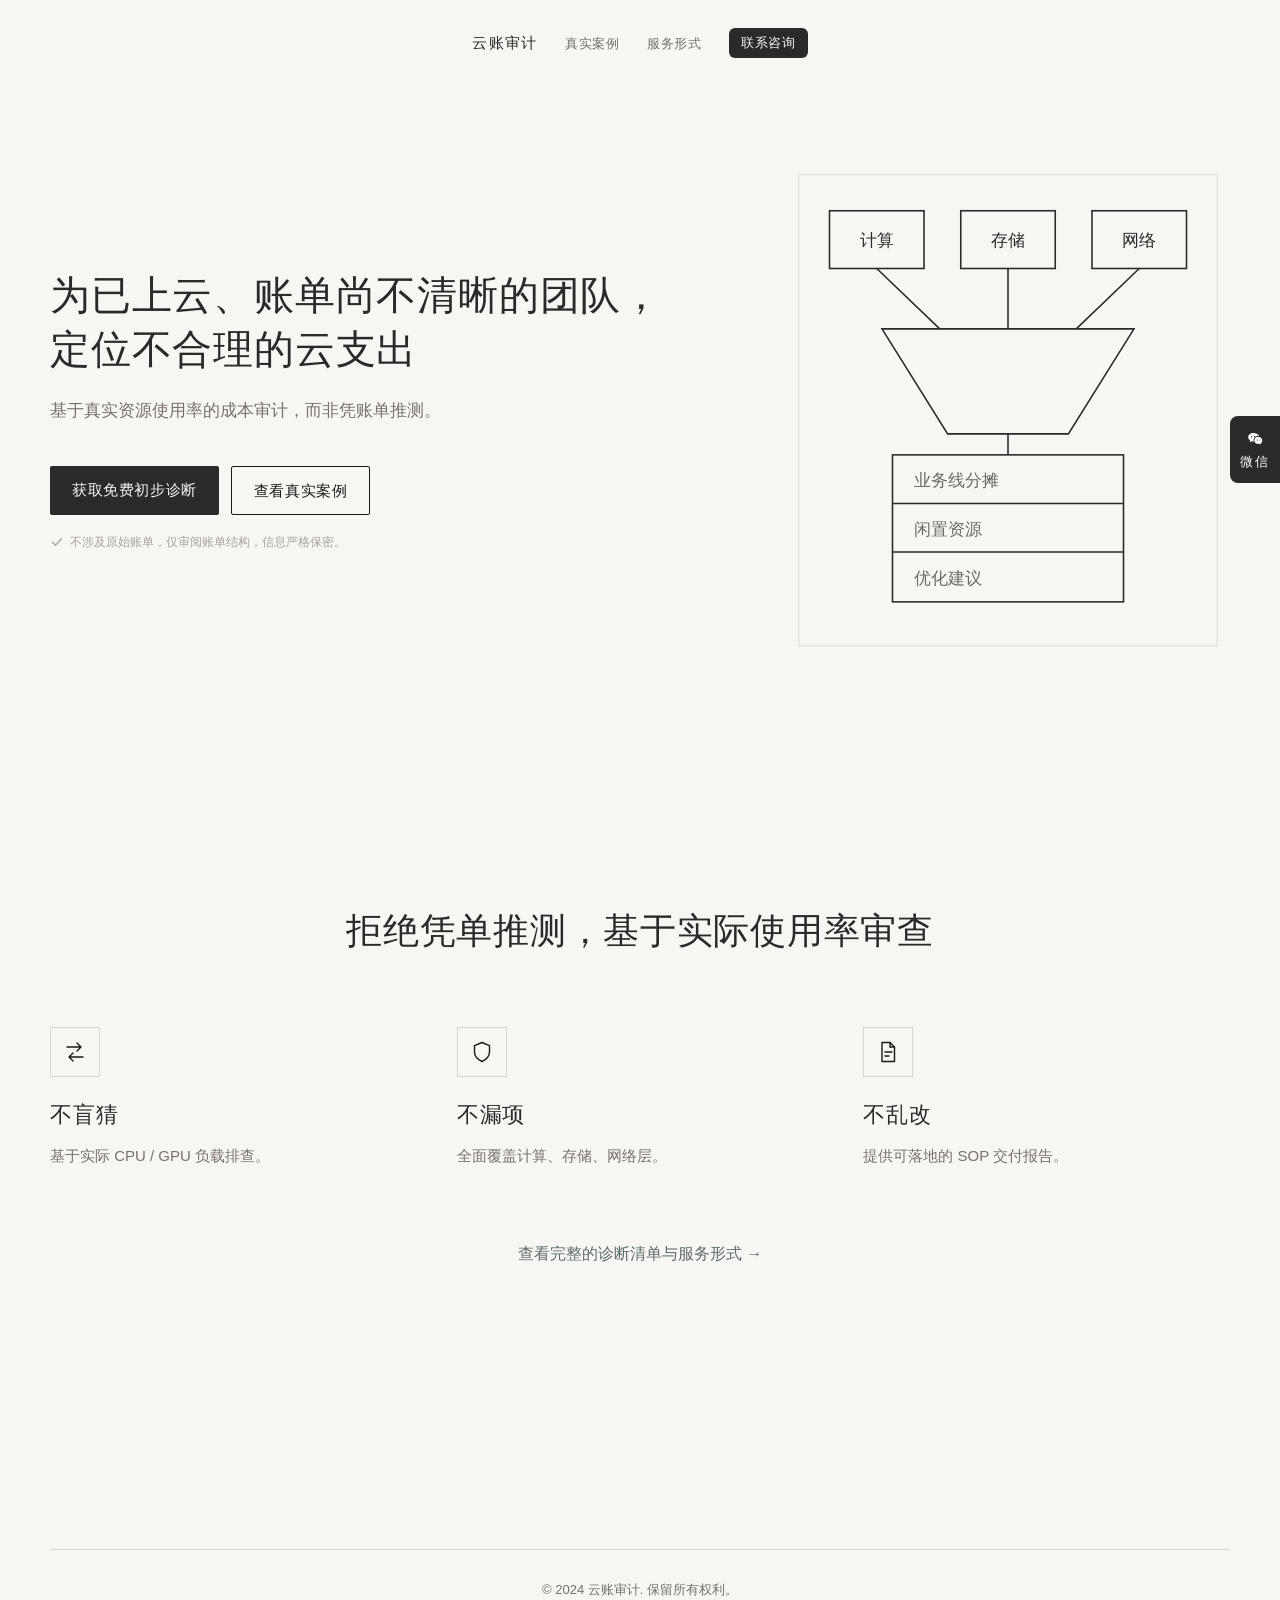
<file: index.html>
<!DOCTYPE html>
<html lang="zh-CN">
<head>
  <meta charset="utf-8">
  <meta name="viewport" content="width=device-width, initial-scale=1">
  <title>云账审计</title>
  <meta name="description" content="为已上云、账单结构尚不清晰的团队定位不合理支出。基于真实资源使用率的云成本审计。">
  <meta name="theme-color" content="#f7f6f3">
  <meta property="og:title" content="云账审计">
  <meta property="og:description" content="为已上云、账单结构尚不清晰的团队定位不合理支出。基于真实资源使用率的云成本审计。">
  <meta property="og:type" content="website">
  <meta property="og:locale" content="zh_CN">
  <link rel="stylesheet" href="style.css?v=5">
</head>
<body>
  <a class="skip" href="#content">跳到正文</a>

  <header class="site-header">
    <div class="home-wide nav">
      <a class="brand" href="index.html">云账审计</a>
      <nav aria-label="页面">
        <ul class="nav-links">
          <li><a href="process.html">真实案例</a></li>
          <li><a href="services.html">服务形式</a></li>
          <li><a class="nav-cta" href="contact.html">联系咨询</a></li>
        </ul>
      </nav>
    </div>
  </header>

  <main id="content">
    <section class="home-wide hero hero-split" id="top" aria-labelledby="hero-title">
      <div class="hero-copy">
        <h1 id="hero-title">为已上云、账单尚不清晰的团队，<br>定位不合理的云支出</h1>
        <p class="sub">基于真实资源使用率的成本审计，而非凭账单推测。</p>
        <div class="hero-actions">
          <a class="btn" href="contact.html">获取免费初步诊断</a>
          <a class="btn btn-line" href="process.html">查看真实案例</a>
        </div>
        <p class="trust">
          <svg width="14" height="14" viewBox="0 0 14 14" aria-hidden="true">
            <path d="M2.5 7.2l3 3 6-6.4" fill="none" stroke="currentColor" stroke-width="1.3" stroke-linecap="round" stroke-linejoin="round"/>
          </svg>
          <span>不涉及原始账单，仅审阅账单结构，信息严格保密。</span>
        </p>
      </div>
      <figure class="diagram">
        <svg viewBox="0 0 320 360" role="img" aria-label="示意图：计算、存储、网络三项资源汇入审计，整理为业务线分摊、闲置资源和优化建议。">
          <rect x="0.5" y="0.5" width="319" height="359" fill="#f7f6f3" stroke="#e4e1db"/>
          <g fill="none" stroke="#2a2a28" stroke-width="1.2">
            <rect x="24" y="28" width="72" height="44"/>
            <rect x="124" y="28" width="72" height="44"/>
            <rect x="224" y="28" width="72" height="44"/>
            <path d="M60 72 L108 118"/>
            <path d="M160 72 L160 118"/>
            <path d="M260 72 L212 118"/>
            <path d="M64 118 H256 L206 198 H114 Z"/>
            <path d="M160 198 V214"/>
            <rect x="72" y="214" width="176" height="112"/>
            <path d="M72 251 H248"/>
            <path d="M72 288 H248"/>
          </g>
          <g fill="#2a2a28" font-size="13" font-family="Songti SC, STSong, serif" text-anchor="middle">
            <text x="60" y="55">计算</text>
            <text x="160" y="55">存储</text>
            <text x="260" y="55">网络</text>
          </g>
          <g fill="#6b6a66" font-size="13" font-family="PingFang SC, sans-serif">
            <text x="88" y="238">业务线分摊</text>
            <text x="88" y="275">闲置资源</text>
            <text x="88" y="312">优化建议</text>
          </g>
        </svg>
      </figure>
    </section>

    <section class="home-wide abilities" id="method" aria-labelledby="ability-title">
      <h2 id="ability-title">拒绝凭单推测，基于实际使用率审查</h2>
      <ul class="ability-grid">
        <li>
          <svg class="ability-icon" width="28" height="28" viewBox="0 0 28 28" aria-hidden="true">
            <path d="M6 9h14M16 5l4 4-4 4M22 19H8M12 15l-4 4 4 4" fill="none" stroke="currentColor" stroke-width="1.4" stroke-linecap="round" stroke-linejoin="round"/>
          </svg>
          <h3>不盲猜</h3>
          <p>基于实际 CPU / GPU 负载排查。</p>
        </li>
        <li>
          <svg class="ability-icon" width="28" height="28" viewBox="0 0 28 28" aria-hidden="true">
            <path d="M14 4.5l7.5 3.2v6.4c0 4.6-3.1 7.4-7.5 9.4-4.4-2-7.5-4.8-7.5-9.4V7.7L14 4.5z" fill="none" stroke="currentColor" stroke-width="1.4" stroke-linejoin="round"/>
          </svg>
          <h3>不漏项</h3>
          <p>全面覆盖计算、存储、网络层。</p>
        </li>
        <li>
          <svg class="ability-icon" width="28" height="28" viewBox="0 0 28 28" aria-hidden="true">
            <path d="M8 4.5h8l4.5 4.5V23.5H8z" fill="none" stroke="currentColor" stroke-width="1.4" stroke-linejoin="round"/>
            <path d="M16 4.5V9h4.5M11 14h7M11 18h4" fill="none" stroke="currentColor" stroke-width="1.4" stroke-linecap="round"/>
          </svg>
          <h3>不乱改</h3>
          <p>提供可落地的 SOP 交付报告。</p>
        </li>
      </ul>
      <p class="ability-more"><a class="text-link" href="services.html">查看完整的诊断清单与服务形式 →</a></p>
    </section>
  </main>

  <footer class="home-wide site-footer">
    <p>© 2024 云账审计. 保留所有权利。</p>
  </footer>

  <aside class="wx-float" aria-label="微信">
    <div class="wx-qr">
      <img src="wechat-qr.png" width="120" height="120" alt="微信二维码">
    </div>
    <button class="wx-tab" type="button">
      <svg width="18" height="18" viewBox="0 0 24 24" aria-hidden="true">
        <path fill="currentColor" d="M9.5 4C5.91 4 3 6.46 3 9.5c0 1.74.95 3.28 2.42 4.28L4.9 16.4l2.55-1.28c.64.18 1.33.28 2.05.28.28 0 .55-.02.82-.05-.18-.52-.28-1.08-.28-1.66 0-3.16 2.96-5.72 6.62-5.72.24 0 .47.02.7.04C16.5 5.48 13.28 4 9.5 4zm-2.05 4.15a.95.95 0 1 1 0 1.9.95.95 0 0 1 0-1.9zm4.15 0a.95.95 0 1 1 0 1.9.95.95 0 0 1 0-1.9zM16.66 9.1c-3.08 0-5.58 2.14-5.58 4.78 0 2.64 2.5 4.78 5.58 4.78.55 0 1.08-.07 1.58-.19l1.95.98-.48-1.62c1.18-.9 1.93-2.22 1.93-3.95 0-2.64-2.5-4.78-5.58-4.78zm-1.85 3.55a.75.75 0 1 1 0 1.5.75.75 0 0 1 0-1.5zm3.7 0a.75.75 0 1 1 0 1.5.75.75 0 0 1 0-1.5z"/>
      </svg>
      <span>微信</span>
    </button>
  </aside>
</body>
</html>
</file>
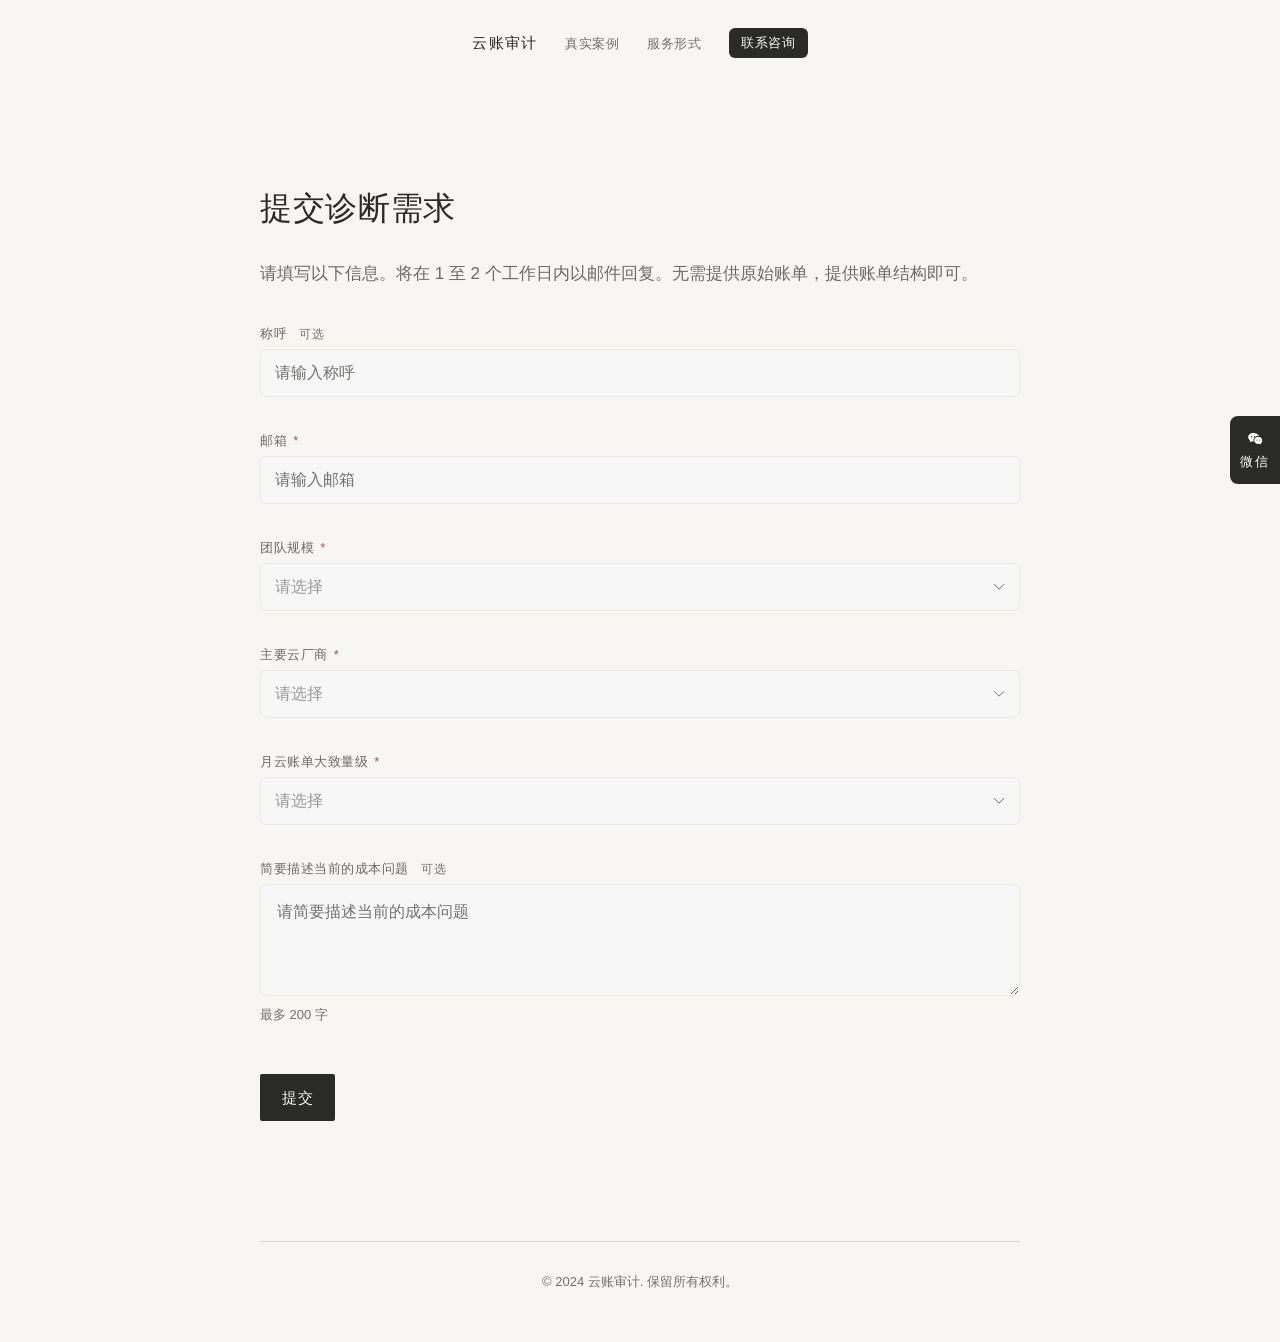
<file: contact.html>
<!DOCTYPE html>
<html lang="zh-CN">
<head>
  <meta charset="utf-8">
  <meta name="viewport" content="width=device-width, initial-scale=1">
  <title>联系咨询 · 云账审计</title>
  <meta name="description" content="提交团队规模、云厂商与月账单量级。无需原始账单，提供账单结构即可。">
  <meta name="theme-color" content="#f7f6f3">
  <link rel="stylesheet" href="style.css?v=3">
  <!--
    上线前替换：
    1. FORMSPREE_ENDPOINT → https://formspree.io/f/表单 ID
    2. wechat-qr.png → 微信二维码
  -->
</head>
<body>
  <a class="skip" href="#content">跳到正文</a>

  <header class="site-header">
    <div class="wrap nav">
      <a class="brand" href="index.html">云账审计</a>
      <nav aria-label="页面">
        <ul class="nav-links">
          <li><a href="process.html">真实案例</a></li>
          <li><a href="services.html">服务形式</a></li>
          <li><a class="nav-cta" href="contact.html" aria-current="page">联系咨询</a></li>
        </ul>
      </nav>
    </div>
  </header>

  <main id="content">
    <section class="wrap page-top" aria-labelledby="contact-title">
      <h2 id="contact-title">提交诊断需求</h2>
      <p class="lead">请填写以下信息。将在 1 至 2 个工作日内以邮件回复。无需提供原始账单，提供账单结构即可。</p>

      <form id="lead" action="FORMSPREE_ENDPOINT" method="POST" accept-charset="UTF-8">
        <input type="hidden" name="_subject" value="云账审计：新的账单诊断请求">
        <input type="hidden" name="_next" value="">
        <div class="hp" aria-hidden="true">
          <label>不要填写 <input type="text" name="_gotcha" tabindex="-1" autocomplete="off"></label>
        </div>

        <div class="field">
          <label for="name">称呼 <span class="mark">可选</span></label>
          <input id="name" name="称呼" type="text" autocomplete="name" placeholder="请输入称呼">
        </div>

        <div class="field">
          <label for="email">邮箱 <span class="req" aria-hidden="true">*</span></label>
          <input id="email" name="email" type="email" autocomplete="email" placeholder="请输入邮箱" required>
        </div>

        <div class="field">
          <label for="size">团队规模 <span class="req" aria-hidden="true">*</span></label>
          <select id="size" name="团队规模" required>
            <option value="" selected disabled>请选择</option>
            <option>1-10 人</option>
            <option>11-50 人</option>
            <option>51-200 人</option>
            <option>200 人以上</option>
          </select>
        </div>

        <div class="field">
          <label for="cloud">主要云厂商 <span class="req" aria-hidden="true">*</span></label>
          <select id="cloud" name="云厂商" required>
            <option value="" selected disabled>请选择</option>
            <option>阿里云</option>
            <option>腾讯云</option>
            <option>华为云</option>
            <option>AWS</option>
            <option>Azure</option>
            <option>多云</option>
            <option>其他</option>
          </select>
        </div>

        <div class="field">
          <label for="bill">月云账单大致量级 <span class="req" aria-hidden="true">*</span></label>
          <select id="bill" name="月账单量级" required>
            <option value="" selected disabled>请选择</option>
            <option>1 万以下</option>
            <option>1-5 万</option>
            <option>5-20 万</option>
            <option>20 万以上</option>
            <option>不确定</option>
          </select>
        </div>

        <div class="field">
          <label for="note">简要描述当前的成本问题 <span class="mark">可选</span></label>
          <textarea id="note" name="问题" maxlength="200" rows="3" placeholder="请简要描述当前的成本问题"></textarea>
          <p class="fine" id="count-hint">最多 200 字</p>
        </div>

        <p class="fine" id="form-warn" hidden>表单尚未接通，暂时无法提交。</p>

        <div class="form-actions">
          <button class="btn" type="submit">提交</button>
        </div>
      </form>
    </section>
  </main>

  <footer class="wrap site-footer">
    <p>© 2024 云账审计. 保留所有权利。</p>
  </footer>

  <aside class="wx-float" aria-label="微信">
    <div class="wx-qr">
      <img src="wechat-qr.png" width="120" height="120" alt="微信二维码">
    </div>
    <button class="wx-tab" type="button">
      <svg width="18" height="18" viewBox="0 0 24 24" aria-hidden="true">
        <path fill="currentColor" d="M9.5 4C5.91 4 3 6.46 3 9.5c0 1.74.95 3.28 2.42 4.28L4.9 16.4l2.55-1.28c.64.18 1.33.28 2.05.28.28 0 .55-.02.82-.05-.18-.52-.28-1.08-.28-1.66 0-3.16 2.96-5.72 6.62-5.72.24 0 .47.02.7.04C16.5 5.48 13.28 4 9.5 4zm-2.05 4.15a.95.95 0 1 1 0 1.9.95.95 0 0 1 0-1.9zm4.15 0a.95.95 0 1 1 0 1.9.95.95 0 0 1 0-1.9zM16.66 9.1c-3.08 0-5.58 2.14-5.58 4.78 0 2.64 2.5 4.78 5.58 4.78.55 0 1.08-.07 1.58-.19l1.95.98-.48-1.62c1.18-.9 1.93-2.22 1.93-3.95 0-2.64-2.5-4.78-5.58-4.78zm-1.85 3.55a.75.75 0 1 1 0 1.5.75.75 0 0 1 0-1.5zm3.7 0a.75.75 0 1 1 0 1.5.75.75 0 0 1 0-1.5z"/>
      </svg>
      <span>微信</span>
    </button>
  </aside>

  <script>
    (function () {
      var form = document.getElementById("lead");
      var note = document.getElementById("note");
      var hint = document.getElementById("count-hint");

      function setNext() {
        var next = form.querySelector('input[name="_next"]');
        if (next) next.value = new URL("thanks.html", window.location.href).href;
      }

      if (form) {
        setNext();
        form.addEventListener("submit", function (event) {
          setNext();
          if (form.getAttribute("action") === "FORMSPREE_ENDPOINT") {
            event.preventDefault();
            var warn = document.getElementById("form-warn");
            if (warn) warn.hidden = false;
          }
        });
      }

      if (note && hint) {
        note.addEventListener("input", function () {
          hint.textContent = note.value.length + " / 200";
        });
      }
    })();
  </script>
</body>
</html>
</file>
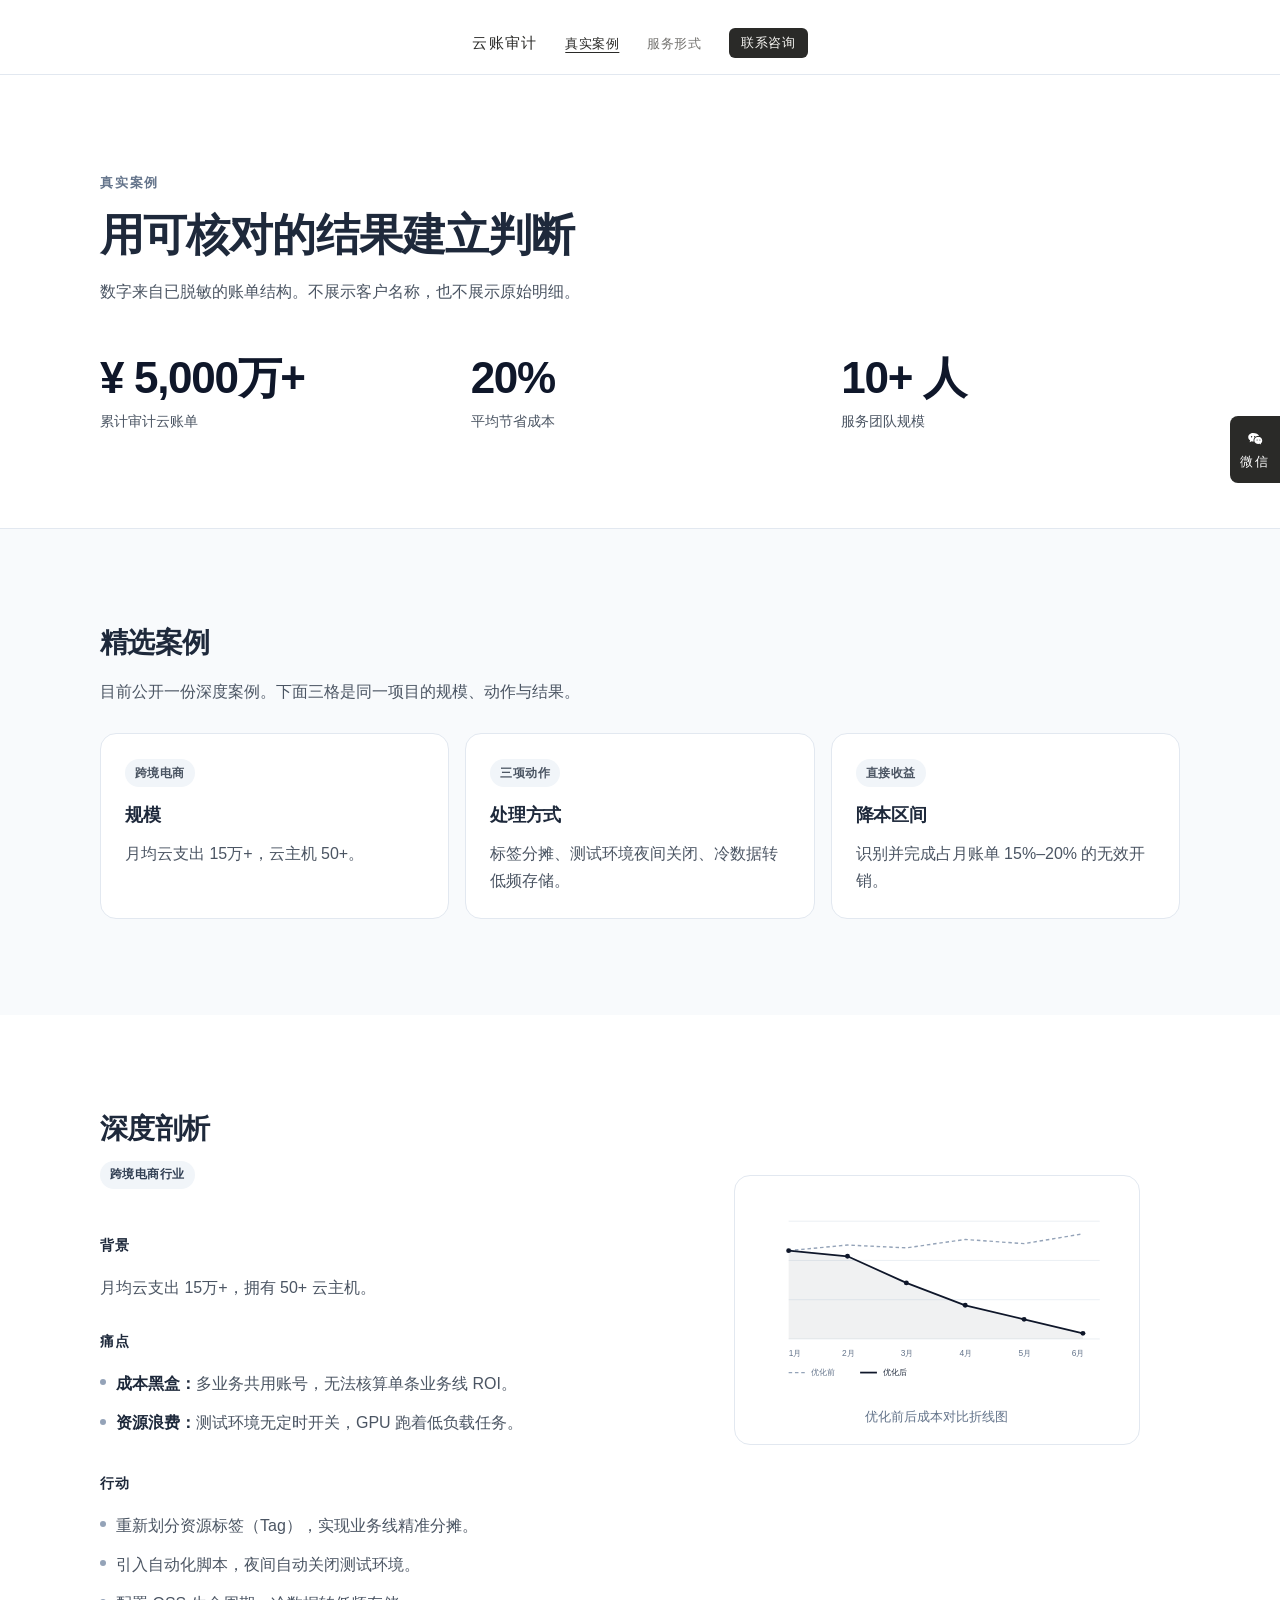
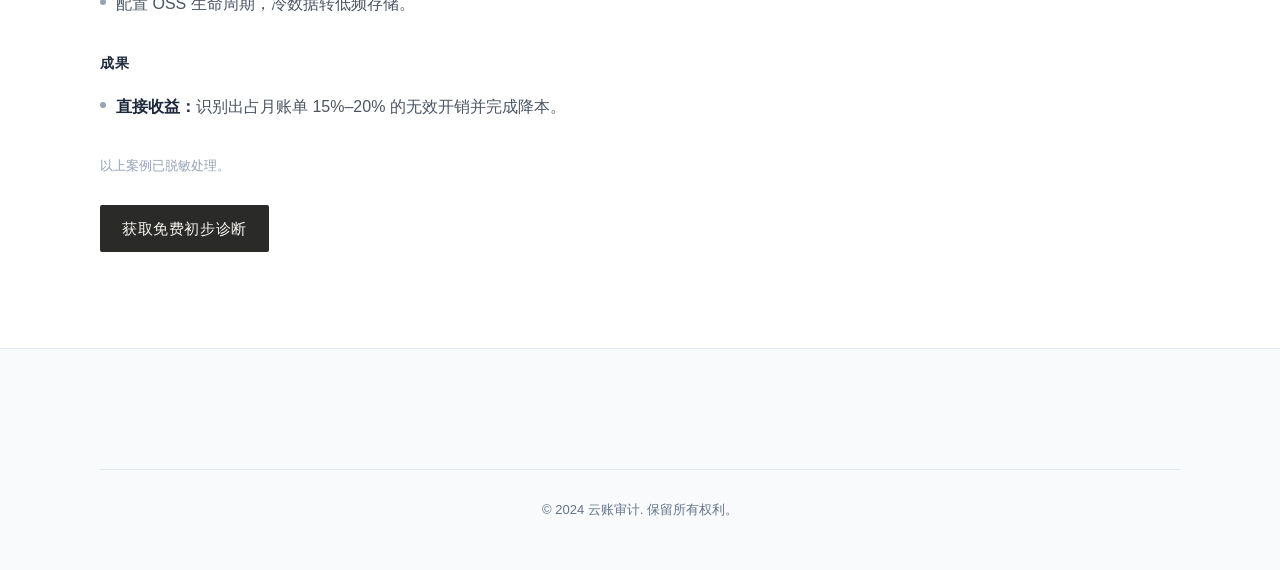
<file: process.html>
<!DOCTYPE html>
<html lang="zh-CN">
<head>
  <meta charset="utf-8">
  <meta name="viewport" content="width=device-width, initial-scale=1">
  <title>真实案例 · 云账审计</title>
  <meta name="description" content="累计审计云账单 5,000 万以上。一份跨境电商案例：月均支出 15 万以上，识别出占月账单 15% 到 20% 的无效开销。">
  <meta name="theme-color" content="#f8fafc">
  <link rel="stylesheet" href="style.css?v=4">
</head>
<body class="studio">
  <a class="skip" href="#content">跳到正文</a>

  <header class="site-header">
    <div class="wide nav">
      <a class="brand" href="index.html">云账审计</a>
      <nav aria-label="页面">
        <ul class="nav-links">
          <li><a href="process.html" aria-current="page">真实案例</a></li>
          <li><a href="services.html">服务形式</a></li>
          <li><a class="nav-cta" href="contact.html">联系咨询</a></li>
        </ul>
      </nav>
    </div>
  </header>

  <main id="content">
    <section class="band studio-block" aria-labelledby="case-title">
      <div class="wide">
        <p class="eyebrow">真实案例</p>
        <h1 id="case-title">用可核对的结果建立判断</h1>
        <p class="lede">数字来自已脱敏的账单结构。不展示客户名称，也不展示原始明细。</p>
        <ul class="metrics">
          <li class="metric">
            <b>¥ 5,000万+</b>
            <span>累计审计云账单</span>
          </li>
          <li class="metric">
            <b>20%</b>
            <span>平均节省成本</span>
          </li>
          <li class="metric">
            <b>10+ 人</b>
            <span>服务团队规模</span>
          </li>
        </ul>
      </div>
    </section>

    <section class="band-plain studio-block" aria-labelledby="grid-title">
      <div class="wide">
        <h2 id="grid-title">精选案例</h2>
        <p class="lede">目前公开一份深度案例。下面三格是同一项目的规模、动作与结果。</p>
        <div class="case-grid">
          <article class="case-tile">
            <p class="pill">跨境电商</p>
            <h3>规模</h3>
            <p>月均云支出 15万+，云主机 50+。</p>
          </article>
          <article class="case-tile">
            <p class="pill">三项动作</p>
            <h3>处理方式</h3>
            <p>标签分摊、测试环境夜间关闭、冷数据转低频存储。</p>
          </article>
          <article class="case-tile">
            <p class="pill">直接收益</p>
            <h3>降本区间</h3>
            <p>识别并完成占月账单 15%–20% 的无效开销。</p>
          </article>
        </div>
      </div>
    </section>

    <section class="band studio-block" aria-labelledby="deep-title">
      <div class="wide">
        <h2 id="deep-title">深度剖析</h2>
        <div class="case-split">
          <div>
            <p class="pill">跨境电商行业</p>
            <h3>背景</h3>
            <p class="lede">月均云支出 15万+，拥有 50+ 云主机。</p>
            <h3>痛点</h3>
            <ul class="star-list">
              <li><strong>成本黑盒：</strong>多业务共用账号，无法核算单条业务线 ROI。</li>
              <li><strong>资源浪费：</strong>测试环境无定时开关，GPU 跑着低负载任务。</li>
            </ul>
            <h3>行动</h3>
            <ul class="star-list">
              <li>重新划分资源标签（Tag），实现业务线精准分摊。</li>
              <li>引入自动化脚本，夜间自动关闭测试环境。</li>
              <li>配置 OSS 生命周期，冷数据转低频存储。</li>
            </ul>
            <h3>成果</h3>
            <ul class="star-list">
              <li><strong>直接收益：</strong>识别出占月账单 15%–20% 的无效开销并完成降本。</li>
            </ul>
          </div>
          <figure class="chart-card">
            <svg viewBox="0 0 520 280" role="img" aria-label="优化前后成本对比折线图。优化后曲线在第三个月起低于优化前。">
              <rect width="520" height="280" fill="#ffffff"/>
              <g stroke="#e2e8f0" stroke-width="1">
                <line x1="48" y1="36" x2="492" y2="36"/>
                <line x1="48" y1="92" x2="492" y2="92"/>
                <line x1="48" y1="148" x2="492" y2="148"/>
                <line x1="48" y1="204" x2="492" y2="204"/>
              </g>
              <polyline points="48,78 132,70 216,74 300,62 384,68 468,54" fill="none" stroke="#94a3b8" stroke-width="2" stroke-dasharray="5 4"/>
              <polygon points="48,78 132,86 216,124 300,156 384,176 468,196 468,204 48,204" fill="#0f172a" opacity="0.06"/>
              <polyline points="48,78 132,86 216,124 300,156 384,176 468,196" fill="none" stroke="#0f172a" stroke-width="2.5" stroke-linejoin="round" stroke-linecap="round"/>
              <g fill="#0f172a">
                <circle cx="48" cy="78" r="3.5"/>
                <circle cx="132" cy="86" r="3.5"/>
                <circle cx="216" cy="124" r="3.5"/>
                <circle cx="300" cy="156" r="3.5"/>
                <circle cx="384" cy="176" r="3.5"/>
                <circle cx="468" cy="196" r="3.5"/>
              </g>
              <g fill="#64748b" font-size="12" font-family="sans-serif">
                <text x="48" y="228">1月</text>
                <text x="124" y="228">2月</text>
                <text x="208" y="228">3月</text>
                <text x="292" y="228">4月</text>
                <text x="376" y="228">5月</text>
                <text x="452" y="228">6月</text>
              </g>
              <g font-size="12" font-family="sans-serif">
                <line x1="48" y1="252" x2="72" y2="252" stroke="#94a3b8" stroke-width="2" stroke-dasharray="5 4"/>
                <text x="80" y="256" fill="#64748b">优化前</text>
                <line x1="150" y1="252" x2="174" y2="252" stroke="#0f172a" stroke-width="2.5"/>
                <text x="182" y="256" fill="#1e293b">优化后</text>
              </g>
            </svg>
            <figcaption>优化前后成本对比折线图</figcaption>
          </figure>
        </div>
        <p class="note">以上案例已脱敏处理。</p>
        <p class="next"><a class="btn" href="contact.html">获取免费初步诊断</a></p>
      </div>
    </section>
  </main>

  <footer class="wide site-footer">
    <p>© 2024 云账审计. 保留所有权利。</p>
  </footer>

  <aside class="wx-float" aria-label="微信">
    <div class="wx-qr">
      <img src="wechat-qr.png" width="120" height="120" alt="微信二维码">
    </div>
    <button class="wx-tab" type="button">
      <svg width="18" height="18" viewBox="0 0 24 24" aria-hidden="true">
        <path fill="currentColor" d="M9.5 4C5.91 4 3 6.46 3 9.5c0 1.74.95 3.28 2.42 4.28L4.9 16.4l2.55-1.28c.64.18 1.33.28 2.05.28.28 0 .55-.02.82-.05-.18-.52-.28-1.08-.28-1.66 0-3.16 2.96-5.72 6.62-5.72.24 0 .47.02.7.04C16.5 5.48 13.28 4 9.5 4zm-2.05 4.15a.95.95 0 1 1 0 1.9.95.95 0 0 1 0-1.9zm4.15 0a.95.95 0 1 1 0 1.9.95.95 0 0 1 0-1.9zM16.66 9.1c-3.08 0-5.58 2.14-5.58 4.78 0 2.64 2.5 4.78 5.58 4.78.55 0 1.08-.07 1.58-.19l1.95.98-.48-1.62c1.18-.9 1.93-2.22 1.93-3.95 0-2.64-2.5-4.78-5.58-4.78zm-1.85 3.55a.75.75 0 1 1 0 1.5.75.75 0 0 1 0-1.5zm3.7 0a.75.75 0 1 1 0 1.5.75.75 0 0 1 0-1.5z"/>
      </svg>
      <span>微信</span>
    </button>
  </aside>
</body>
</html>
</file>
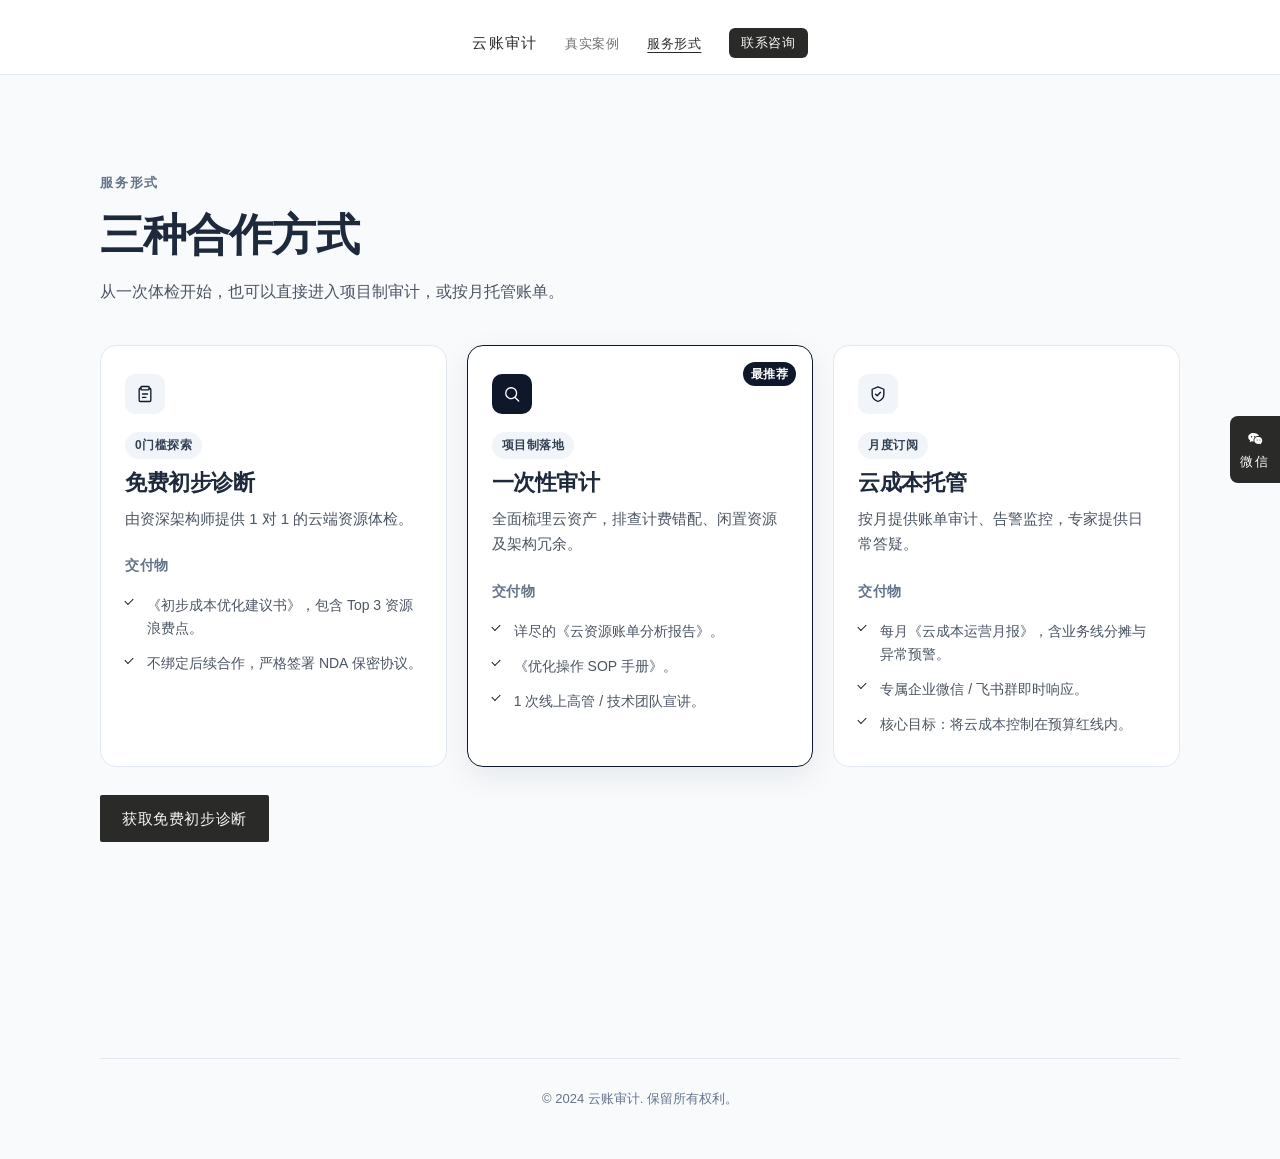
<file: services.html>
<!DOCTYPE html>
<html lang="zh-CN">
<head>
  <meta charset="utf-8">
  <meta name="viewport" content="width=device-width, initial-scale=1">
  <title>服务形式 · 云账审计</title>
  <meta name="description" content="免费初步诊断、一次性审计与云成本托管。一次性审计为项目制落地，交付报告、操作手册与一次宣讲。">
  <meta name="theme-color" content="#f8fafc">
  <link rel="stylesheet" href="style.css?v=4">
</head>
<body class="studio">
  <a class="skip" href="#content">跳到正文</a>

  <header class="site-header">
    <div class="wide nav">
      <a class="brand" href="index.html">云账审计</a>
      <nav aria-label="页面">
        <ul class="nav-links">
          <li><a href="process.html">真实案例</a></li>
          <li><a href="services.html" aria-current="page">服务形式</a></li>
          <li><a class="nav-cta" href="contact.html">联系咨询</a></li>
        </ul>
      </nav>
    </div>
  </header>

  <main id="content">
    <section class="band-plain studio-block" aria-labelledby="service-title">
      <div class="wide">
        <p class="eyebrow">服务形式</p>
        <h1 id="service-title">三种合作方式</h1>
        <p class="lede">从一次体检开始，也可以直接进入项目制审计，或按月托管账单。</p>

        <div class="plans">
          <article class="plan">
            <div class="plan-icon" aria-hidden="true">
              <svg width="20" height="20" viewBox="0 0 24 24" fill="none">
                <rect x="7" y="3" width="10" height="4" rx="1" stroke="currentColor" stroke-width="1.6"/>
                <path d="M8 5H6.5A1.5 1.5 0 0 0 5 6.5v13A1.5 1.5 0 0 0 6.5 21h11a1.5 1.5 0 0 0 1.5-1.5v-13A1.5 1.5 0 0 0 17.5 5H16" stroke="currentColor" stroke-width="1.6"/>
                <path d="M9 12h6M9 16h4" stroke="currentColor" stroke-width="1.6" stroke-linecap="round"/>
              </svg>
            </div>
            <p class="pill">0门槛探索</p>
            <h2>免费初步诊断</h2>
            <p class="plan-desc">由资深架构师提供 1 对 1 的云端资源体检。</p>
            <h3>交付物</h3>
            <ul class="deliver">
              <li>《初步成本优化建议书》，包含 Top 3 资源浪费点。</li>
              <li>不绑定后续合作，严格签署 NDA 保密协议。</li>
            </ul>
          </article>

          <article class="plan plan-featured">
            <p class="recommend">最推荐</p>
            <div class="plan-icon" aria-hidden="true">
              <svg width="20" height="20" viewBox="0 0 24 24" fill="none">
                <circle cx="11" cy="11" r="6.5" stroke="currentColor" stroke-width="1.6"/>
                <path d="M16 16.5L20 20.5" stroke="currentColor" stroke-width="1.6" stroke-linecap="round"/>
              </svg>
            </div>
            <p class="pill">项目制落地</p>
            <h2>一次性审计</h2>
            <p class="plan-desc">全面梳理云资产，排查计费错配、闲置资源及架构冗余。</p>
            <h3>交付物</h3>
            <ul class="deliver">
              <li>详尽的《云资源账单分析报告》。</li>
              <li>《优化操作 SOP 手册》。</li>
              <li>1 次线上高管 / 技术团队宣讲。</li>
            </ul>
          </article>

          <article class="plan">
            <div class="plan-icon" aria-hidden="true">
              <svg width="20" height="20" viewBox="0 0 24 24" fill="none">
                <path d="M12 3.5l7 2.8v6.2c0 4.2-2.8 6.8-7 8.5-4.2-1.7-7-4.3-7-8.5V6.3l7-2.8z" stroke="currentColor" stroke-width="1.6" stroke-linejoin="round"/>
                <path d="M9 12.2l2 2 4-4.2" stroke="currentColor" stroke-width="1.6" stroke-linecap="round" stroke-linejoin="round"/>
              </svg>
            </div>
            <p class="pill">月度订阅</p>
            <h2>云成本托管</h2>
            <p class="plan-desc">按月提供账单审计、告警监控，专家提供日常答疑。</p>
            <h3>交付物</h3>
            <ul class="deliver">
              <li>每月《云成本运营月报》，含业务线分摊与异常预警。</li>
              <li>专属企业微信 / 飞书群即时响应。</li>
              <li>核心目标：将云成本控制在预算红线内。</li>
            </ul>
          </article>
        </div>

        <p class="next"><a class="btn" href="contact.html">获取免费初步诊断</a></p>
      </div>
    </section>
  </main>

  <footer class="wide site-footer">
    <p>© 2024 云账审计. 保留所有权利。</p>
  </footer>

  <aside class="wx-float" aria-label="微信">
    <div class="wx-qr">
      <img src="wechat-qr.png" width="120" height="120" alt="微信二维码">
    </div>
    <button class="wx-tab" type="button">
      <svg width="18" height="18" viewBox="0 0 24 24" aria-hidden="true">
        <path fill="currentColor" d="M9.5 4C5.91 4 3 6.46 3 9.5c0 1.74.95 3.28 2.42 4.28L4.9 16.4l2.55-1.28c.64.18 1.33.28 2.05.28.28 0 .55-.02.82-.05-.18-.52-.28-1.08-.28-1.66 0-3.16 2.96-5.72 6.62-5.72.24 0 .47.02.7.04C16.5 5.48 13.28 4 9.5 4zm-2.05 4.15a.95.95 0 1 1 0 1.9.95.95 0 0 1 0-1.9zm4.15 0a.95.95 0 1 1 0 1.9.95.95 0 0 1 0-1.9zM16.66 9.1c-3.08 0-5.58 2.14-5.58 4.78 0 2.64 2.5 4.78 5.58 4.78.55 0 1.08-.07 1.58-.19l1.95.98-.48-1.62c1.18-.9 1.93-2.22 1.93-3.95 0-2.64-2.5-4.78-5.58-4.78zm-1.85 3.55a.75.75 0 1 1 0 1.5.75.75 0 0 1 0-1.5zm3.7 0a.75.75 0 1 1 0 1.5.75.75 0 0 1 0-1.5z"/>
      </svg>
      <span>微信</span>
    </button>
  </aside>
</body>
</html>
</file>
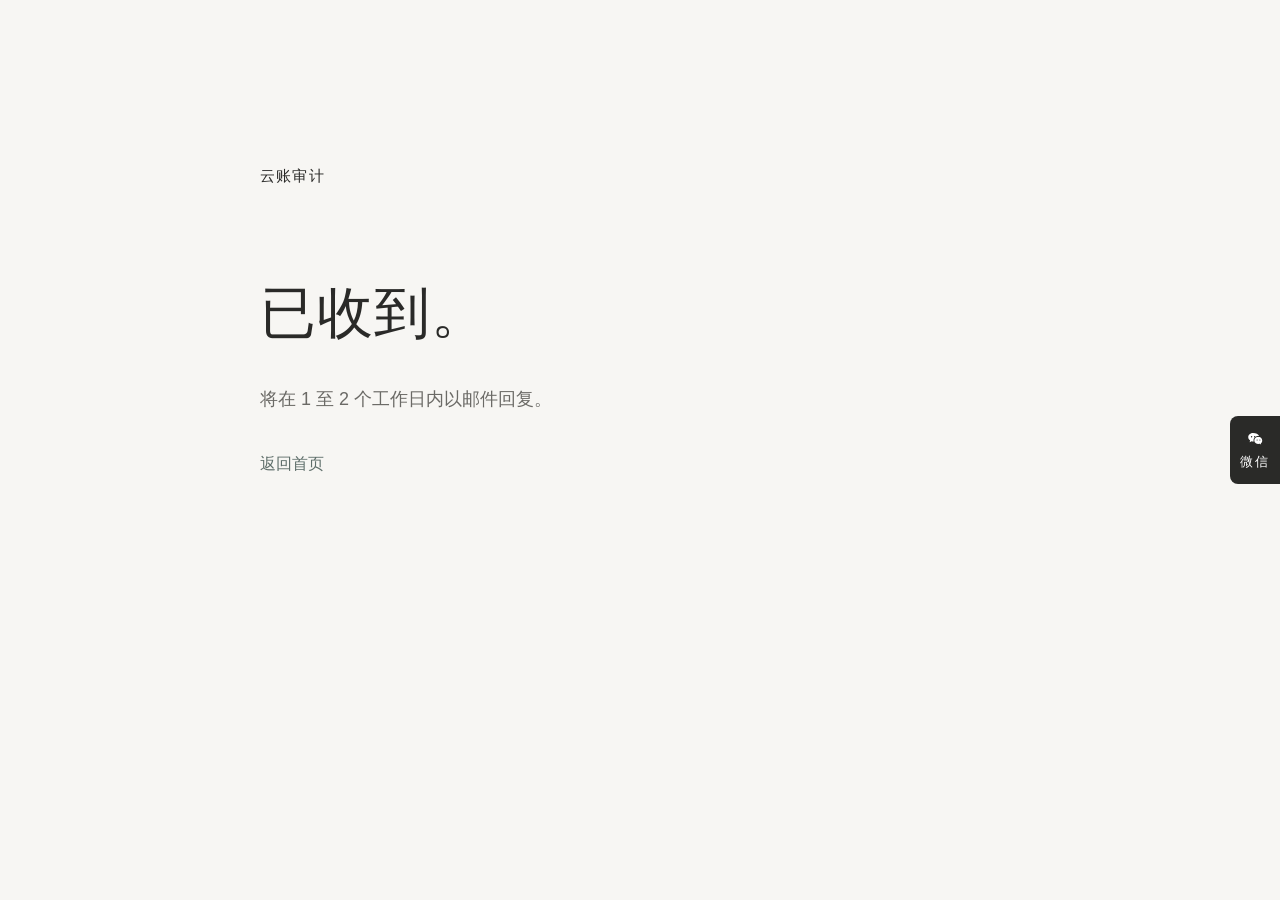
<file: thanks.html>
<!DOCTYPE html>
<html lang="zh-CN">
<head>
  <meta charset="utf-8">
  <meta name="viewport" content="width=device-width, initial-scale=1">
  <title>已收到 · 云账审计</title>
  <meta name="robots" content="noindex">
  <meta name="theme-color" content="#f7f6f3">
  <link rel="stylesheet" href="style.css?v=3">
</head>
<body>
  <main class="wrap thanks">
    <a class="brand" href="index.html">云账审计</a>
    <h1>已收到。</h1>
    <p class="sub">将在 1 至 2 个工作日内以邮件回复。</p>
    <a class="text-link" href="index.html">返回首页</a>
  </main>

  <aside class="wx-float" aria-label="微信">
    <div class="wx-qr">
      <img src="wechat-qr.png" width="120" height="120" alt="微信二维码">
    </div>
    <button class="wx-tab" type="button">
      <svg width="18" height="18" viewBox="0 0 24 24" aria-hidden="true">
        <path fill="currentColor" d="M9.5 4C5.91 4 3 6.46 3 9.5c0 1.74.95 3.28 2.42 4.28L4.9 16.4l2.55-1.28c.64.18 1.33.28 2.05.28.28 0 .55-.02.82-.05-.18-.52-.28-1.08-.28-1.66 0-3.16 2.96-5.72 6.62-5.72.24 0 .47.02.7.04C16.5 5.48 13.28 4 9.5 4zm-2.05 4.15a.95.95 0 1 1 0 1.9.95.95 0 0 1 0-1.9zm4.15 0a.95.95 0 1 1 0 1.9.95.95 0 0 1 0-1.9zM16.66 9.1c-3.08 0-5.58 2.14-5.58 4.78 0 2.64 2.5 4.78 5.58 4.78.55 0 1.08-.07 1.58-.19l1.95.98-.48-1.62c1.18-.9 1.93-2.22 1.93-3.95 0-2.64-2.5-4.78-5.58-4.78zm-1.85 3.55a.75.75 0 1 1 0 1.5.75.75 0 0 1 0-1.5zm3.7 0a.75.75 0 1 1 0 1.5.75.75 0 0 1 0-1.5z"/>
      </svg>
      <span>微信</span>
    </button>
  </aside>
</body>
</html>
</file>
<file: style.css>
/* 云账审计
   系统字体，不加载任何第三方字体。
   按钮用 --ink，保持纸面的安静。
   --accent 只给文字链接、链接 hover、表单 focus。
*/

:root {
  --bg: #f7f6f3;
  --bg-alt: #eeece7;
  --ink: #2a2a28;
  --ink-muted: #6b6a66;
  /* 原稿弱字 #9a9893、强调 #7a8f8a。米白底上对比不够，各加深到能读。 */
  --ink-subtle: #72716e;
  --hairline: #d8d5cf;
  --accent: #5e6e6a;
  --font-serif: "Songti SC", "STSong", "Noto Serif CJK SC", "Noto Serif SC", SimSun, Georgia, serif;
  --font-sans: -apple-system, BlinkMacSystemFont, "PingFang SC", "Hiragino Sans GB", "Microsoft YaHei", "Noto Sans CJK SC", sans-serif;
  color-scheme: light;
}

*,
*::before,
*::after {
  box-sizing: border-box;
}

html {
  scroll-behavior: smooth;
}

body {
  margin: 0;
  background: var(--bg);
  color: var(--ink);
  font-family: var(--font-sans);
  font-size: 16px;
  line-height: 1.8;
  -webkit-font-smoothing: antialiased;
}

::selection {
  background: #e3e6e1;
  color: var(--ink);
}

a,
button {
  cursor: pointer;
  transition: all 0.3s ease;
}

a:hover {
  text-decoration: underline;
  text-underline-offset: 4px;
}

.skip {
  position: absolute;
  left: 16px;
  top: -48px;
  background: var(--ink);
  color: var(--bg);
  padding: 8px 12px;
  text-decoration: none;
  border-radius: 2px;
}

.skip:focus {
  top: 16px;
  outline: 1px solid var(--accent);
  outline-offset: 4px;
}

.wrap {
  width: min(720px, calc(100% - 48px));
  margin-inline: auto;
}

.site-header {
  padding-top: 28px;
  padding-bottom: 8px;
}

.nav {
  display: flex;
  align-items: center;
  justify-content: center;
  gap: 28px;
}

.brand {
  font-family: var(--font-serif);
  font-size: 15px;
  font-weight: 400;
  letter-spacing: 0.08em;
  color: var(--ink);
  text-decoration: none;
}

.nav-links {
  display: flex;
  flex-wrap: nowrap;
  align-items: center;
  justify-content: flex-start;
  gap: 28px;
  margin: 0;
  padding: 0;
  list-style: none;
}

.nav-links a {
  color: var(--ink-subtle);
  font-size: 13px;
  letter-spacing: 0.04em;
  text-decoration: none;
}

.nav-links a:hover,
.nav-links a[aria-current="page"] {
  color: var(--ink);
  text-decoration: underline;
  text-underline-offset: 4px;
}

.nav-links a.nav-cta,
.nav-links a.nav-cta:hover,
.nav-links a.nav-cta[aria-current="page"] {
  display: inline-block;
  padding: 6px 12px;
  border-radius: 6px;
  background: var(--ink);
  color: var(--bg);
  text-decoration: none;
  line-height: 1.4;
}

.nav-links a.nav-cta:hover {
  background: #111;
  transform: scale(1.04);
}

.hero {
  padding-top: 80px;
}

.page-top {
  padding-top: 72px;
}

.nw {
  white-space: nowrap;
}

.hero h1 {
  margin: 0;
  font-family: var(--font-serif);
  font-size: 40px;
  font-weight: 400;
  line-height: 1.4;
  letter-spacing: 0.02em;
}

.sub {
  margin: 28px 0 0;
  max-width: 28em;
  color: var(--ink-muted);
  font-size: 18px;
  line-height: 1.7;
}

.actions {
  display: flex;
  flex-direction: column;
  align-items: flex-start;
  gap: 18px;
  margin-top: 40px;
}

.btn {
  display: inline-block;
  margin: 0;
  padding: 13px 22px;
  border: 0;
  border-radius: 2px;
  background: var(--ink);
  color: var(--bg);
  font-family: var(--font-sans);
  font-size: 15px;
  font-weight: 400;
  letter-spacing: 0.04em;
  line-height: 1.4;
  text-decoration: none;
  cursor: pointer;
}

.btn:hover {
  background: #111;
  text-decoration: none;
  transform: scale(1.03);
}

.text-link {
  color: var(--accent);
  text-decoration: none;
  text-underline-offset: 4px;
}

.text-link:hover,
.quiet a:hover,
.site-footer a:hover {
  color: #3d4f4b;
  text-decoration: underline;
  text-underline-offset: 4px;
}

.trust {
  margin: 0;
  color: #777;
  font-size: 12px;
  font-style: normal;
  line-height: 1.6;
}

.block {
  margin-top: 80px;
  padding-top: 80px;
  border-top: 1px solid var(--hairline);
}

h2 {
  margin: 0 0 28px;
  font-family: var(--font-serif);
  font-size: 28px;
  font-weight: 400;
  line-height: 1.4;
  letter-spacing: 0.02em;
  text-wrap: balance;
}

.lead {
  margin: 0;
  color: var(--ink-muted);
  font-size: 17px;
}

.part + .part {
  margin-top: 48px;
}

.kicker {
  margin: 0 0 12px;
  color: var(--ink-subtle);
  font-size: 14px;
  font-weight: 500;
  letter-spacing: 0.14em;
}

.part p,
.offer p {
  margin: 0;
}

.part p.stat {
  margin: 20px 0 12px;
}

.findings {
  margin: 0;
  padding: 0;
  list-style: none;
}

.findings li + li {
  margin-top: 8px;
}

.checks {
  margin: 36px 0 0;
  padding: 0;
  list-style: none;
}

.checks li {
  position: relative;
  margin-top: 10px;
  padding: 14px 16px 14px 40px;
  border-radius: 6px;
  background: #f0eeea;
  font-size: 16px;
  line-height: 1.8;
  transition: background-color 0.3s ease;
}

.checks li::before {
  content: "✓";
  position: absolute;
  left: 16px;
  top: 14px;
  color: #9a9893;
  font-size: 14px;
  line-height: 1.8;
}

.checks li:hover {
  background: #e7e4de;
}

.fine {
  margin: 28px 0 0;
  color: var(--ink-subtle);
  font-size: 13px;
  line-height: 1.7;
}

.offer + .offer {
  margin-top: 64px;
  padding-top: 64px;
  border-top: 1px solid var(--hairline);
}

.points {
  margin: 0;
  padding: 0;
  list-style: none;
}

.points li {
  position: relative;
  margin: 0;
  padding: 4px 0 4px 18px;
  line-height: 1.8;
}

.points li::before {
  content: "";
  position: absolute;
  left: 1px;
  top: 0.85em;
  width: 6px;
  height: 6px;
  border: 1px solid #8a8883;
  border-radius: 50%;
  background: transparent;
}

.stat {
  display: block;
  margin: 20px 0 12px;
  color: var(--ink);
  font-family: var(--font-serif);
  font-size: 32px;
  font-weight: 700;
  line-height: 1.2;
  letter-spacing: 0.02em;
}

.service-cta {
  margin: 64px 0 0;
}

.offer h3 {
  margin: 0 0 12px;
  font-family: var(--font-serif);
  font-size: 22px;
  font-weight: 400;
  letter-spacing: 0.02em;
}

.field {
  margin-top: 32px;
}

.field label {
  display: block;
  margin-bottom: 4px;
  color: var(--ink-muted);
  font-size: 13px;
  letter-spacing: 0.04em;
}

.mark {
  margin-left: 8px;
  color: var(--ink-subtle);
  font-size: 12px;
  letter-spacing: 0.08em;
}

.req {
  margin-left: 2px;
  color: #8f5e5e;
}

input,
select,
textarea {
  width: 100%;
  margin: 0;
  border: 1px solid #eaeaea;
  border-radius: 6px;
  background: #f7f7f7;
  color: var(--ink);
  font-family: var(--font-sans);
  font-size: 16px;
  line-height: 1.6;
  -webkit-appearance: none;
  appearance: none;
  transition: border-color 0.3s ease, background-color 0.3s ease;
}

input,
select {
  padding: 10px 14px;
}

input::placeholder,
textarea::placeholder {
  color: var(--ink-subtle);
}

textarea {
  display: block;
  min-height: 112px;
  padding: 14px 16px;
  resize: vertical;
}

select {
  padding-right: 40px;
  background-color: #f7f7f7;
  background-image: url("data:image/svg+xml,%3Csvg xmlns='http://www.w3.org/2000/svg' width='12' height='8' viewBox='0 0 12 8'%3E%3Cpath d='M1 1.2 L6 6.2 L11 1.2' fill='none' stroke='%236b6a66' stroke-width='1'/%3E%3C/svg%3E");
  background-repeat: no-repeat;
  background-position: right 14px center;
  background-size: 12px 8px;
  cursor: pointer;
}

select:invalid {
  color: #999;
}

select option {
  color: var(--ink);
}

input:focus,
select:focus,
textarea:focus {
  outline: none;
  border-color: #2a2a28;
  background-color: #fff;
}

a:focus-visible,
button:focus-visible,
.skip:focus {
  outline: 1px solid var(--accent);
  outline-offset: 4px;
}

.field .fine {
  margin-top: 8px;
}

.form-actions {
  margin-top: 48px;
}

.wx-float {
  position: fixed;
  top: 50%;
  right: 0;
  left: auto;
  bottom: auto;
  z-index: 1000;
  display: flex;
  flex-direction: row;
  align-items: center;
  justify-content: flex-end;
  width: max-content;
  margin: 0;
  transform: translateY(-50%);
}

.wx-qr {
  flex: 0 0 0;
  width: 0;
  min-width: 0;
  overflow: hidden;
  background: #fff;
  transition: flex-basis 0.3s ease, width 0.3s ease;
}

.wx-float:hover .wx-qr,
.wx-float:focus-within .wx-qr {
  flex-basis: 140px;
  width: 140px;
}

.wx-qr img {
  display: block;
  width: 120px;
  height: 120px;
  margin: 10px;
  object-fit: contain;
}

.wx-tab {
  display: flex;
  flex-direction: column;
  align-items: center;
  gap: 6px;
  margin: 0;
  padding: 14px 10px;
  border: 0;
  border-radius: 8px 0 0 8px;
  background: var(--ink);
  color: #fff;
  font-family: var(--font-sans);
  font-size: 13px;
  letter-spacing: 0.14em;
  line-height: 1.2;
}

.wx-tab svg {
  display: block;
}

.wx-tab:hover {
  background: #111;
}

.quiet {
  margin: 20px 0 0;
  color: var(--ink-subtle);
  font-size: 14px;
}

.quiet a {
  color: var(--accent);
  text-decoration: none;
}

.hp {
  position: absolute;
  width: 1px;
  height: 1px;
  padding: 0;
  margin: -1px;
  overflow: hidden;
  clip: rect(0, 0, 0, 0);
  white-space: nowrap;
  border: 0;
}

.site-footer {
  margin-top: 80px;
  padding-top: 28px;
  padding-bottom: 48px;
  border-top: 1px solid var(--hairline);
  color: var(--ink-subtle);
  font-size: 13px;
  text-align: center;
}

.site-footer p {
  margin: 0;
}

.site-footer a {
  color: inherit;
  text-decoration: none;
  text-underline-offset: 4px;
}


.thanks {
  padding-top: max(120px, 18vh);
  padding-bottom: 120px;
}

.thanks h1 {
  margin: 72px 0 0;
  font-family: var(--font-serif);
  font-size: 48px;
  font-weight: 400;
  letter-spacing: 0.02em;
}

.thanks .sub {
  margin-top: 20px;
}

.thanks .text-link {
  display: inline-block;
  margin-top: 36px;
}

.wide {
  width: min(1080px, calc(100% - 48px));
  margin-inline: auto;
}

.studio {
  background: #f8fafc;
  color: #1e293b;
}

.studio .site-header {
  background: #fff;
  border-bottom: 1px solid #e2e8f0;
  padding-bottom: 16px;
}

.studio .site-footer {
  border-top-color: #e2e8f0;
  color: #64748b;
}

.band {
  background: #fff;
  border-bottom: 1px solid #e2e8f0;
}

.band-plain {
  background: #f8fafc;
}

.studio-block {
  padding: 72px 0;
}

.eyebrow {
  margin: 0 0 12px;
  color: #64748b;
  font-size: 13px;
  font-weight: 600;
  letter-spacing: 0.14em;
}

.studio h1,
.studio h2,
.studio h3 {
  font-family: var(--font-sans);
  color: #1e293b;
  letter-spacing: -0.02em;
}

.studio h1 {
  margin: 0;
  font-size: 36px;
  font-weight: 600;
  line-height: 1.25;
}

.studio h2 {
  margin: 0 0 12px;
  font-size: 28px;
  font-weight: 600;
  line-height: 1.3;
  text-wrap: balance;
}

.studio h3 {
  margin: 28px 0 10px;
  font-size: 14px;
  font-weight: 600;
  letter-spacing: 0.04em;
}

.studio .lede {
  margin: 16px 0 0;
  max-width: 40em;
  color: #4b5563;
  font-size: 16px;
  line-height: 1.7;
}

.metrics {
  display: grid;
  gap: 28px;
  margin: 48px 0 0;
  padding: 0;
  list-style: none;
}

.metric {
  margin: 0;
}

.metric b {
  display: block;
  color: #0f172a;
  font-size: 36px;
  font-weight: 700;
  letter-spacing: -0.03em;
  line-height: 1.15;
}

.metric span {
  display: block;
  margin-top: 8px;
  color: #4b5563;
  font-size: 14px;
  line-height: 1.5;
}

.case-grid {
  display: grid;
  gap: 16px;
  margin-top: 28px;
}

.case-tile {
  padding: 24px;
  border: 1px solid #e2e8f0;
  border-radius: 16px;
  background: #fff;
}

.case-tile .pill {
  margin-bottom: 12px;
}

.case-tile h3 {
  margin: 0 0 8px;
  font-size: 18px;
  letter-spacing: -0.02em;
}

.case-tile p {
  margin: 0;
  color: #4b5563;
  line-height: 1.7;
}

.case-split {
  display: grid;
  gap: 36px;
  margin-top: 8px;
}

.pill {
  display: inline-block;
  margin: 0 0 16px;
  padding: 4px 10px;
  border-radius: 999px;
  background: #f1f5f9;
  color: #334155;
  font-size: 12px;
  font-weight: 600;
  letter-spacing: 0.04em;
  line-height: 1.6;
}

.star-list {
  margin: 0;
  padding: 0;
  list-style: none;
}

.star-list li {
  position: relative;
  margin: 0;
  padding: 6px 0 6px 16px;
  color: #4b5563;
  line-height: 1.7;
}

.star-list li::before {
  content: "";
  position: absolute;
  left: 0;
  top: 0.95em;
  width: 6px;
  height: 6px;
  border-radius: 50%;
  background: #94a3b8;
}

.star-list strong {
  color: #1e293b;
  font-weight: 600;
}

.chart-card {
  padding: 20px 20px 16px;
  border: 1px solid #e2e8f0;
  border-radius: 16px;
  background: #fff;
}

.chart-card svg {
  display: block;
  width: 100%;
  height: auto;
}

.chart-card figcaption {
  margin-top: 12px;
  color: #64748b;
  font-size: 13px;
  text-align: center;
}

.studio .note {
  margin: 28px 0 0;
  color: #94a3b8;
  font-size: 13px;
}

.studio .next {
  margin: 28px 0 0;
}

.plans {
  display: grid;
  gap: 20px;
  margin-top: 40px;
}

.plan {
  position: relative;
  display: flex;
  flex-direction: column;
  padding: 28px 24px 24px;
  border: 1px solid #e2e8f0;
  border-radius: 16px;
  background: #fff;
  transition: transform 0.3s ease, box-shadow 0.3s ease, border-color 0.3s ease;
}

.plan:hover {
  border-color: #94a3b8;
  box-shadow: 0 16px 40px rgba(15, 23, 42, 0.08);
  transform: translateY(-4px);
}

.plan-featured {
  border-color: #0f172a;
  box-shadow: 0 10px 30px rgba(15, 23, 42, 0.08);
}

.plan-featured:hover {
  border-color: #0f172a;
}

.recommend {
  position: absolute;
  top: 16px;
  right: 16px;
  margin: 0;
  padding: 3px 8px;
  border-radius: 999px;
  background: #0f172a;
  color: #fff;
  font-size: 12px;
  font-weight: 600;
  letter-spacing: 0.04em;
  line-height: 1.5;
}

.plan-icon {
  display: flex;
  align-items: center;
  justify-content: center;
  width: 40px;
  height: 40px;
  margin-bottom: 18px;
  border-radius: 10px;
  background: #f1f5f9;
  color: #0f172a;
}

.plan-featured .plan-icon {
  background: #0f172a;
  color: #fff;
}

.plan .pill {
  align-self: flex-start;
  margin-bottom: 10px;
}

.plan h2 {
  margin-bottom: 8px;
  font-size: 22px;
}

.plan-desc {
  margin: 0;
  color: #4b5563;
  font-size: 15px;
  line-height: 1.7;
}

.plan h3 {
  margin-top: 22px;
  color: #64748b;
}

.deliver {
  margin: 0;
  padding: 0;
  list-style: none;
}

.deliver li {
  position: relative;
  margin: 0;
  padding: 6px 0 6px 22px;
  color: #4b5563;
  font-size: 14px;
  line-height: 1.65;
}

.deliver li::before {
  content: "";
  position: absolute;
  left: 0;
  top: 0.72em;
  width: 8px;
  height: 5px;
  border-bottom: 1.5px solid #0f172a;
  border-left: 1.5px solid #0f172a;
  transform: rotate(-45deg);
}

@media (min-width: 768px) {
  .studio h1 {
    font-size: 44px;
  }

  .studio-block {
    padding: 96px 0;
  }

  .metrics {
    grid-template-columns: repeat(3, 1fr);
    gap: 32px;
  }

  .metric b {
    font-size: 44px;
  }

  .case-split {
    grid-template-columns: minmax(0, 1.05fr) minmax(0, 0.95fr);
    align-items: start;
    gap: 56px;
  }

  .plans,
  .case-grid {
    grid-template-columns: repeat(3, 1fr);
    align-items: stretch;
  }
}

@media (max-width: 767px) {
  .wrap,
  .wide,
  .home-wide {
    width: min(1180px, calc(100% - 76px));
    margin-left: 24px;
    margin-right: 52px;
  }

  .nav,
  .nav-links {
    gap: 12px;
  }
}

@media (min-width: 768px) {
  .wrap {
    width: min(720px, 70%);
  }

  .hero,
  .page-top {
    padding-top: 120px;
  }

  .thanks h1 {
    font-size: 56px;
  }

  .hero h1 {
    font-size: 44px;
  }

  .stat {
    font-size: 36px;
  }

  h2 {
    font-size: 32px;
  }

  .block {
    margin-top: 120px;
    padding-top: 120px;
  }

  .site-footer {
    margin-top: 120px;
  }
}

@media (min-width: 1100px) {
  .wrap {
    width: min(760px, 70%);
  }

  .hero h1 {
    font-size: 48px;
  }

  .stat {
    font-size: 40px;
  }

  .rest {
    display: block;
  }
}

@media (prefers-reduced-motion: reduce) {
  html {
    scroll-behavior: auto;
  }

  a,
  button,
  input,
  select,
  textarea {
    transition: none;
  }

  .btn:hover,
  .nav-links a.nav-cta:hover,
  .plan:hover {
    transform: none;
  }

  .wx-qr {
    transition: none;
  }

  .hero-actions .btn:hover,
  .hero-actions .btn-line:hover {
    transform: none;
  }
}

.home-wide {
  width: min(1180px, calc(100% - 64px));
  margin-inline: auto;
}

.hero-split {
  display: grid;
  gap: 56px;
  align-items: center;
  padding-top: 72px;
  padding-bottom: 88px;
}

.hero-copy {
  container-type: inline-size;
}

.hero-copy h1 {
  max-width: none;
  font-size: 34px;
  line-height: 1.35;
}

.hero-copy .sub {
  margin-top: 20px;
  max-width: 26em;
  color: #78716c;
  font-size: 17px;
}

.hero-actions {
  display: flex;
  flex-wrap: wrap;
  gap: 12px;
  margin-top: 40px;
}

.btn-line {
  background: transparent;
  color: #1c1917;
  border: 1px solid #1c1917;
}

.hero-actions .btn:hover {
  background: #1c1917;
  opacity: 0.78;
  transform: none;
}

.hero-actions .btn-line:hover {
  background: transparent;
  color: #1c1917;
  opacity: 0.55;
  transform: none;
}

.hero-copy .trust {
  display: flex;
  align-items: flex-start;
  gap: 6px;
  margin-top: 18px;
  color: #a8a29e;
  font-size: 12px;
  line-height: 1.6;
}

.hero-copy .trust svg {
  flex: none;
  margin-top: 2px;
}

.diagram {
  margin: 0;
}

.diagram svg {
  display: block;
  width: min(100%, 420px);
  height: auto;
  margin-inline: auto;
}

.abilities {
  padding: 112px 0 128px;
  text-align: center;
}

.abilities h2 {
  margin-inline: auto;
  max-width: 18em;
  font-size: 30px;
  line-height: 1.35;
}

.ability-grid {
  display: grid;
  gap: 48px;
  margin: 72px 0 0;
  padding: 0;
  list-style: none;
  text-align: left;
}

.ability-icon {
  display: block;
  box-sizing: content-box;
  width: 28px;
  height: 28px;
  padding: 10px;
  border: 1px solid #d6d3d1;
  color: #1c1917;
}

.ability-grid h3 {
  margin: 18px 0 8px;
  font-family: var(--font-serif);
  font-size: 22px;
  font-weight: 400;
  letter-spacing: 0.04em;
}

.ability-grid p {
  margin: 0;
  color: #78716c;
  font-size: 15px;
  line-height: 1.7;
}

.ability-more {
  margin: 72px 0 0;
}

@media (min-width: 900px) {
  .hero-split {
    grid-template-columns: 1.5fr 1fr;
    gap: 72px;
    padding-top: 108px;
    padding-bottom: 120px;
  }

  .hero-copy h1 {
    font-size: 6cqi;
  }

  .abilities {
    padding: 140px 0 160px;
  }

  .abilities h2 {
    font-size: 36px;
  }

  .ability-grid {
    grid-template-columns: repeat(3, 1fr);
    gap: 40px;
  }
}
</file>
